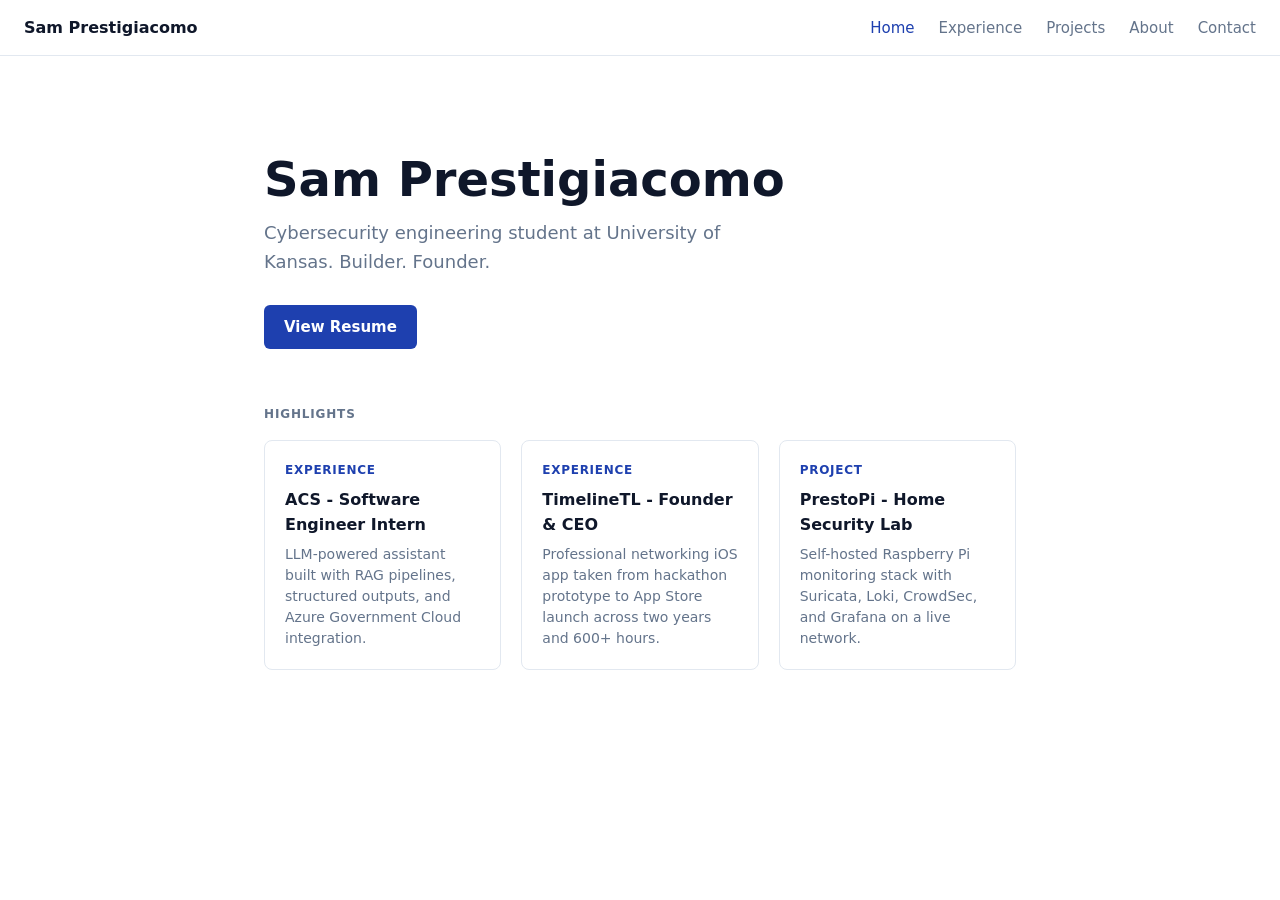
<file: index.html>
<!DOCTYPE html>
<html lang="en">
<head>
  <meta charset="UTF-8">
  <meta name="viewport" content="width=device-width, initial-scale=1.0">
  <title>Sam Prestigiacomo</title>
  <link rel="stylesheet" href="styles.css">
</head>
<body>

  <nav>
    <a href="index.html" class="nav-brand">Sam Prestigiacomo</a>
    <ul class="nav-links">
      <li><a href="index.html">Home</a></li>
      <li><a href="experience.html">Experience</a></li>
      <li><a href="projects.html">Projects</a></li>
      <li><a href="about.html">About</a></li>
      <li><a href="contact.html">Contact</a></li>
    </ul>
  </nav>

  <main>

    <section class="hero">
      <h1>Sam Prestigiacomo</h1>
      <p class="tagline">Cybersecurity engineering student at University of Kansas. Builder. Founder.</p>
      <a href="resources/Prestigiacomo_Resume.pdf" class="btn" target="_blank" rel="noopener noreferrer">View Resume</a>
    </section>

    <section>
      <p class="section-label">Highlights</p>
      <div class="cards">
        <a href="experience.html#acs" class="card">
          <span class="card-label">Experience</span>
          <h3>ACS - Software Engineer Intern</h3>
          <p>LLM-powered assistant built with RAG pipelines, structured outputs, and Azure Government Cloud integration.</p>
        </a>
        <a href="experience.html#timelinetl" class="card">
          <span class="card-label">Experience</span>
          <h3>TimelineTL - Founder &amp; CEO</h3>
          <p>Professional networking iOS app taken from hackathon prototype to App Store launch across two years and 600+ hours.</p>
        </a>
        <a href="projects.html#prestopi" class="card">
          <span class="card-label">Project</span>
          <h3>PrestoPi - Home Security Lab</h3>
          <p>Self-hosted Raspberry Pi monitoring stack with Suricata, Loki, CrowdSec, and Grafana on a live network.</p>
        </a>
      </div>
    </section>

  </main>

  <script src="main.js"></script>
</body>
</html>
</file>
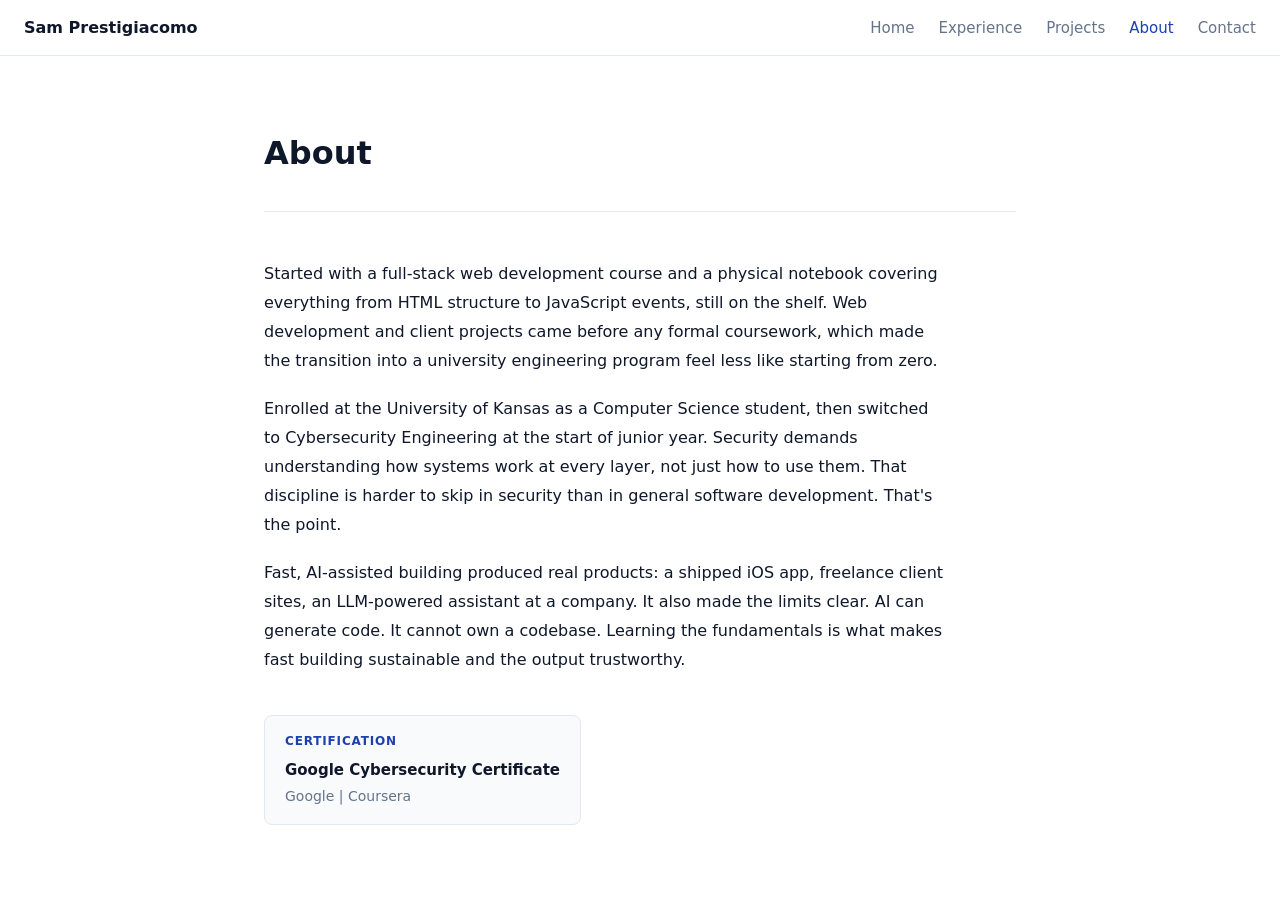
<file: about.html>
<!DOCTYPE html>
<html lang="en">
<head>
  <meta charset="UTF-8">
  <meta name="viewport" content="width=device-width, initial-scale=1.0">
  <title>About - Sam Prestigiacomo</title>
  <link rel="stylesheet" href="styles.css">
</head>
<body>

  <nav>
    <a href="index.html" class="nav-brand">Sam Prestigiacomo</a>
    <ul class="nav-links">
      <li><a href="index.html">Home</a></li>
      <li><a href="experience.html">Experience</a></li>
      <li><a href="projects.html">Projects</a></li>
      <li><a href="about.html">About</a></li>
      <li><a href="contact.html">Contact</a></li>
    </ul>
  </nav>

  <main>

    <div class="page-header">
      <h1>About</h1>
    </div>

    <div class="about-body">
      <p>Started with a full-stack web development course and a physical notebook covering everything from HTML structure to JavaScript events, still on the shelf. Web development and client projects came before any formal coursework, which made the transition into a university engineering program feel less like starting from zero.</p>
      <p>Enrolled at the University of Kansas as a Computer Science student, then switched to Cybersecurity Engineering at the start of junior year. Security demands understanding how systems work at every layer, not just how to use them. That discipline is harder to skip in security than in general software development. That's the point.</p>
      <p>Fast, AI-assisted building produced real products: a shipped iOS app, freelance client sites, an LLM-powered assistant at a company. It also made the limits clear. AI can generate code. It cannot own a codebase. Learning the fundamentals is what makes fast building sustainable and the output trustworthy.</p>
    </div>

    <div class="cert-card">
      <div class="cert-label">Certification</div>
      <div class="cert-name">Google Cybersecurity Certificate</div>
      <div class="cert-meta">Google | Coursera</div>
    </div>

  </main>

  <script src="main.js"></script>
</body>
</html>
</file>
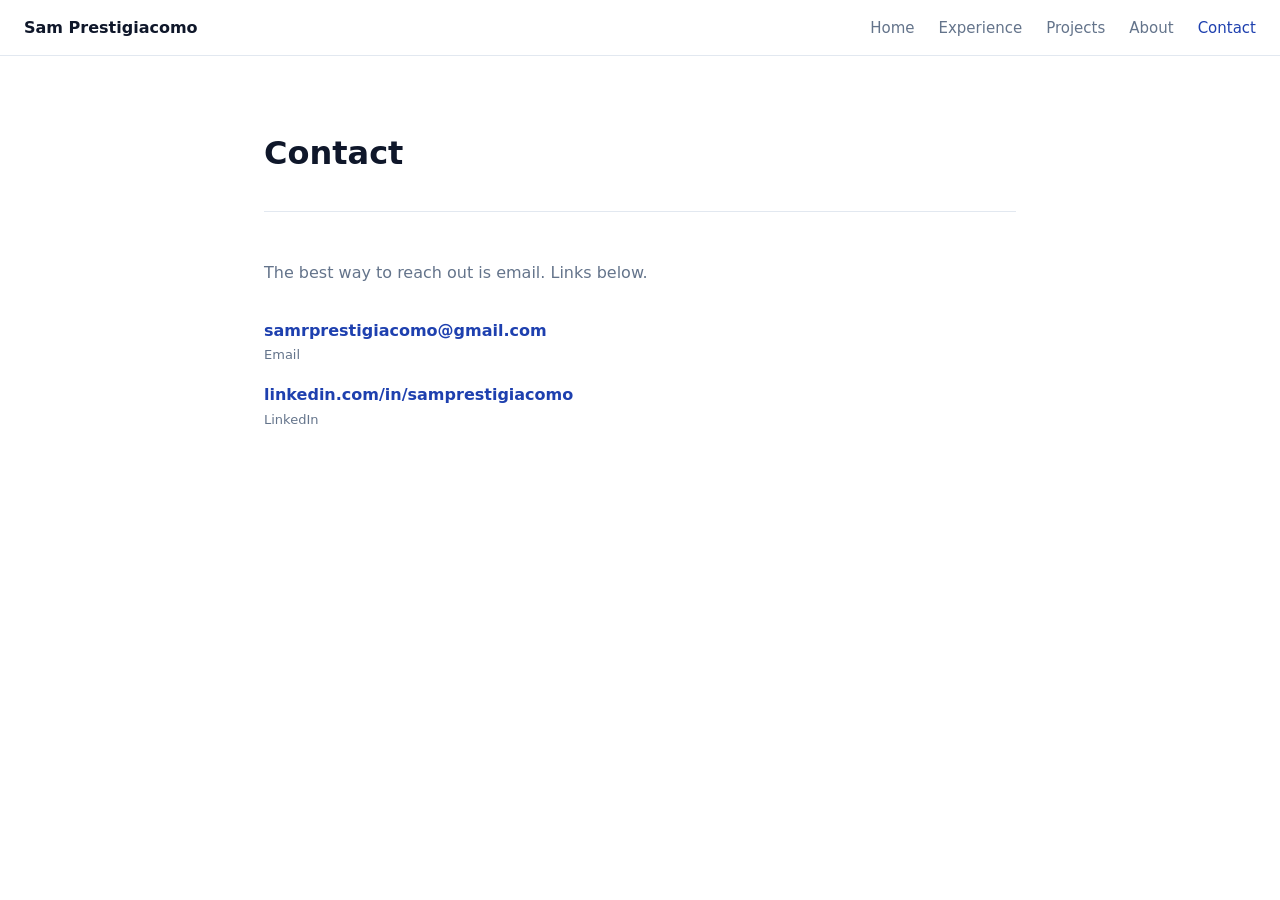
<file: contact.html>
<!DOCTYPE html>
<html lang="en">
<head>
  <meta charset="UTF-8">
  <meta name="viewport" content="width=device-width, initial-scale=1.0">
  <title>Contact - Sam Prestigiacomo</title>
  <link rel="stylesheet" href="styles.css">
</head>
<body>

  <nav>
    <a href="index.html" class="nav-brand">Sam Prestigiacomo</a>
    <ul class="nav-links">
      <li><a href="index.html">Home</a></li>
      <li><a href="experience.html">Experience</a></li>
      <li><a href="projects.html">Projects</a></li>
      <li><a href="about.html">About</a></li>
      <li><a href="contact.html">Contact</a></li>
    </ul>
  </nav>

  <main>

    <div class="page-header">
      <h1>Contact</h1>
    </div>

    <p class="contact-intro">The best way to reach out is email. Links below.</p>

    <ul class="contact-list">
      <li class="contact-item">
        <a href="mailto:samrprestigiacomo@gmail.com">samrprestigiacomo@gmail.com</a>
        <span class="contact-desc">Email</span>
      </li>
      <li class="contact-item">
        <a href="https://linkedin.com/in/sam-prestigiacomo-0b09b52a9" target="_blank" rel="noopener">linkedin.com/in/samprestigiacomo</a>
        <span class="contact-desc">LinkedIn</span>
      </li>
    </ul>

  </main>

  <script src="main.js"></script>
</body>
</html>
</file>
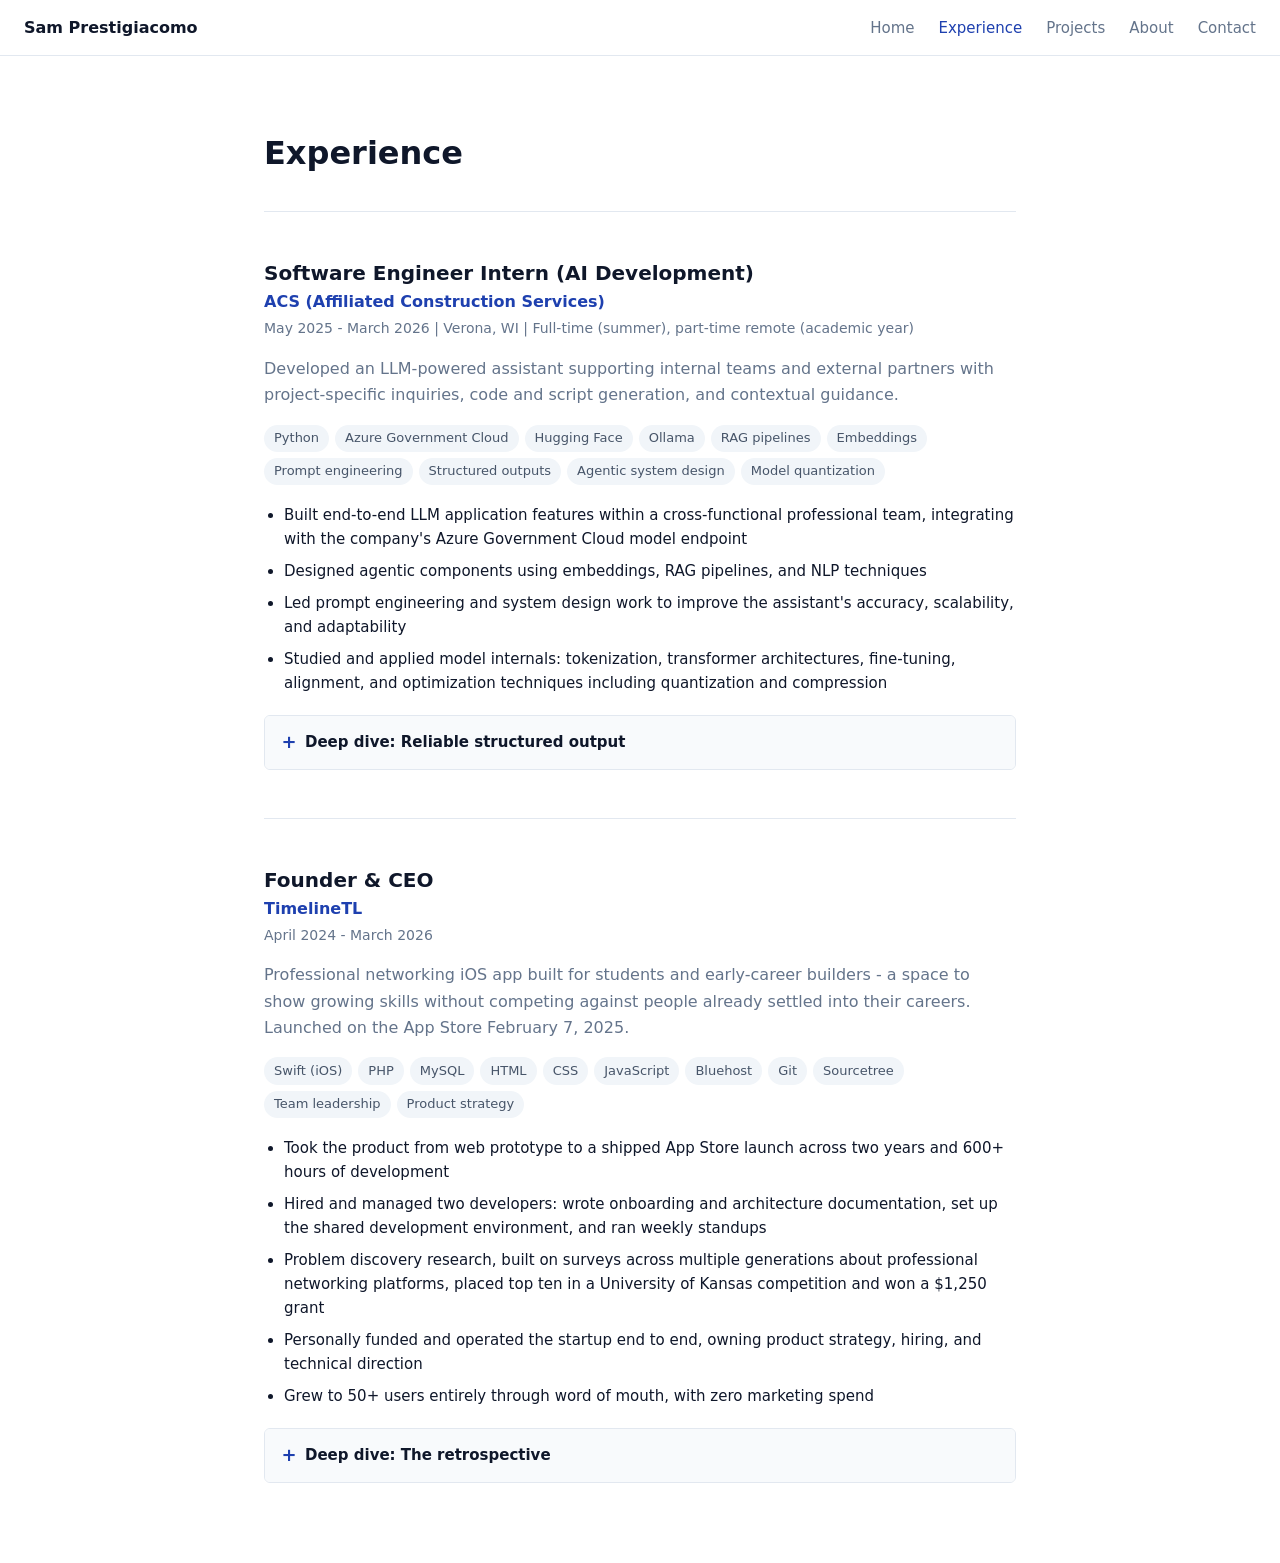
<file: experience.html>
<!DOCTYPE html>
<html lang="en">
<head>
  <meta charset="UTF-8">
  <meta name="viewport" content="width=device-width, initial-scale=1.0">
  <title>Experience - Sam Prestigiacomo</title>
  <link rel="stylesheet" href="styles.css">
</head>
<body>

  <nav>
    <a href="index.html" class="nav-brand">Sam Prestigiacomo</a>
    <ul class="nav-links">
      <li><a href="index.html">Home</a></li>
      <li><a href="experience.html">Experience</a></li>
      <li><a href="projects.html">Projects</a></li>
      <li><a href="about.html">About</a></li>
      <li><a href="contact.html">Contact</a></li>
    </ul>
  </nav>

  <main>

    <div class="page-header">
      <h1>Experience</h1>
    </div>

    <!-- ACS -->
    <article class="entry" id="acs">
      <div class="entry-title-row">
        <div class="entry-title">Software Engineer Intern (AI Development)</div>
      </div>
      <div class="entry-org">ACS (Affiliated Construction Services)</div>
      <div class="entry-meta">May 2025 - March 2026 | Verona, WI | Full-time (summer), part-time remote (academic year)</div>
      <p class="entry-summary">Developed an LLM-powered assistant supporting internal teams and external partners with project-specific inquiries, code and script generation, and contextual guidance.</p>
      <div class="badges">
        <span class="badge">Python</span>
        <span class="badge">Azure Government Cloud</span>
        <span class="badge">Hugging Face</span>
        <span class="badge">Ollama</span>
        <span class="badge">RAG pipelines</span>
        <span class="badge">Embeddings</span>
        <span class="badge">Prompt engineering</span>
        <span class="badge">Structured outputs</span>
        <span class="badge">Agentic system design</span>
        <span class="badge">Model quantization</span>
      </div>
      <ul class="highlights">
        <li>Built end-to-end LLM application features within a cross-functional professional team, integrating with the company's Azure Government Cloud model endpoint</li>
        <li>Designed agentic components using embeddings, RAG pipelines, and NLP techniques</li>
        <li>Led prompt engineering and system design work to improve the assistant's accuracy, scalability, and adaptability</li>
        <li>Studied and applied model internals: tokenization, transformer architectures, fine-tuning, alignment, and optimization techniques including quantization and compression</li>
      </ul>
      <details>
        <summary>Deep dive: Reliable structured output</summary>
        <div class="details-body">
          <p>The assistant needed to generate syntactically correct DSL commands. Early iterations validated model output with regex, which broke down on commands with variable-length or customizable inputs that patterns could not fully capture.</p>
          <p>The solution was designing structured output formats that constrain the model's generation space at inference time, enforcing schema compliance up front instead of patching malformed output after the fact. The result was a major improvement in parse reliability and a clean separation between the generation and execution layers.</p>
        </div>
      </details>
    </article>

    <!-- TimelineTL -->
    <article class="entry" id="timelinetl">
      <div class="entry-title-row">
        <div class="entry-title">Founder &amp; CEO</div>
      </div>
      <div class="entry-org">TimelineTL</div>
      <div class="entry-meta">April 2024 - March 2026</div>
      <p class="entry-summary">Professional networking iOS app built for students and early-career builders - a space to show growing skills without competing against people already settled into their careers. Launched on the App Store February 7, 2025.</p>
      <div class="badges">
        <span class="badge">Swift (iOS)</span>
        <span class="badge">PHP</span>
        <span class="badge">MySQL</span>
        <span class="badge">HTML</span>
        <span class="badge">CSS</span>
        <span class="badge">JavaScript</span>
        <span class="badge">Bluehost</span>
        <span class="badge">Git</span>
        <span class="badge">Sourcetree</span>
        <span class="badge">Team leadership</span>
        <span class="badge">Product strategy</span>
      </div>
      <ul class="highlights">
        <li>Took the product from web prototype to a shipped App Store launch across two years and 600+ hours of development</li>
        <li>Hired and managed two developers: wrote onboarding and architecture documentation, set up the shared development environment, and ran weekly standups</li>
        <li>Problem discovery research, built on surveys across multiple generations about professional networking platforms, placed top ten in a University of Kansas competition and won a $1,250 grant</li>
        <li>Personally funded and operated the startup end to end, owning product strategy, hiring, and technical direction</li>
        <li>Grew to 50+ users entirely through word of mouth, with zero marketing spend</li>
      </ul>
      <details>
        <summary>Deep dive: The retrospective</summary>
        <div class="details-body">
          <p>TimelineTL started as a 48-hour hackathon project and turned into two years of work: first a PHP/MySQL web platform on shared hosting, then a native Swift iOS app carrying over the web version's backend. The idea: LinkedIn is built for people who already made it. Students building their skills need a place to share progress without feeling like everyone in the room is above them.</p>
          <p>Early versions were built heavily with AI assistance, including in Swift, a language completely foreign at the time. It was fast, but it produced duplicate functions, dead code, and an architecture nobody fully understood, including the AI tools themselves. Onboarding two developers onto that codebase forced a shift into a leadership role: writing documentation, standardizing the dev environment, and running standups. It taught more about maintainability, documentation, and code review than any course. AI can generate code, but it cannot own a codebase. Someone has to.</p>
          <p>The project was sunset in March 2026. The role had drifted from developer to CEO, the learning had shifted almost entirely to the business side, and the pace of AI progress made it clear the platform could soon be rebuilt in a fraction of the time. The 600+ hours and personal investment were never a regret. They bought lessons that now shape everything else on this site, starting with the decision to build from fundamentals in security engineering.</p>
        </div>
      </details>
    </article>

  </main>

  <script src="main.js"></script>
</body>
</html>
</file>
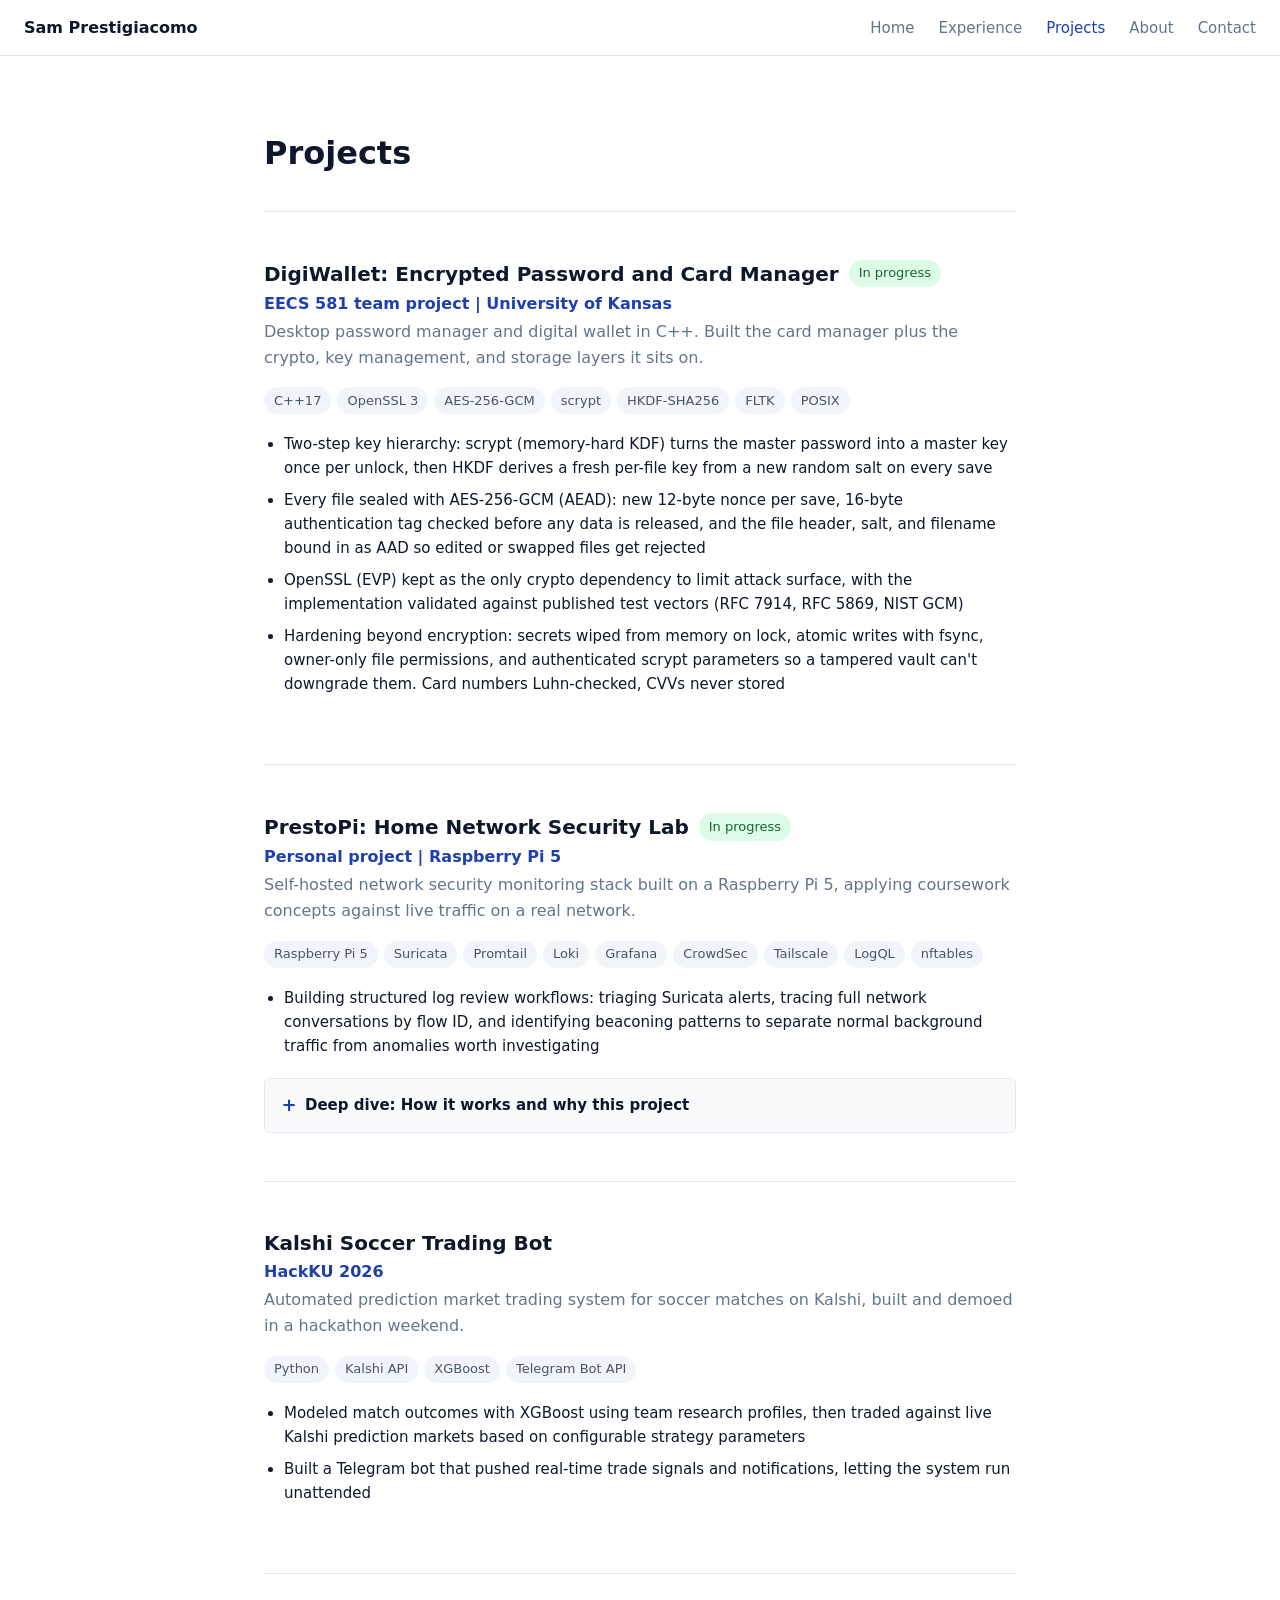
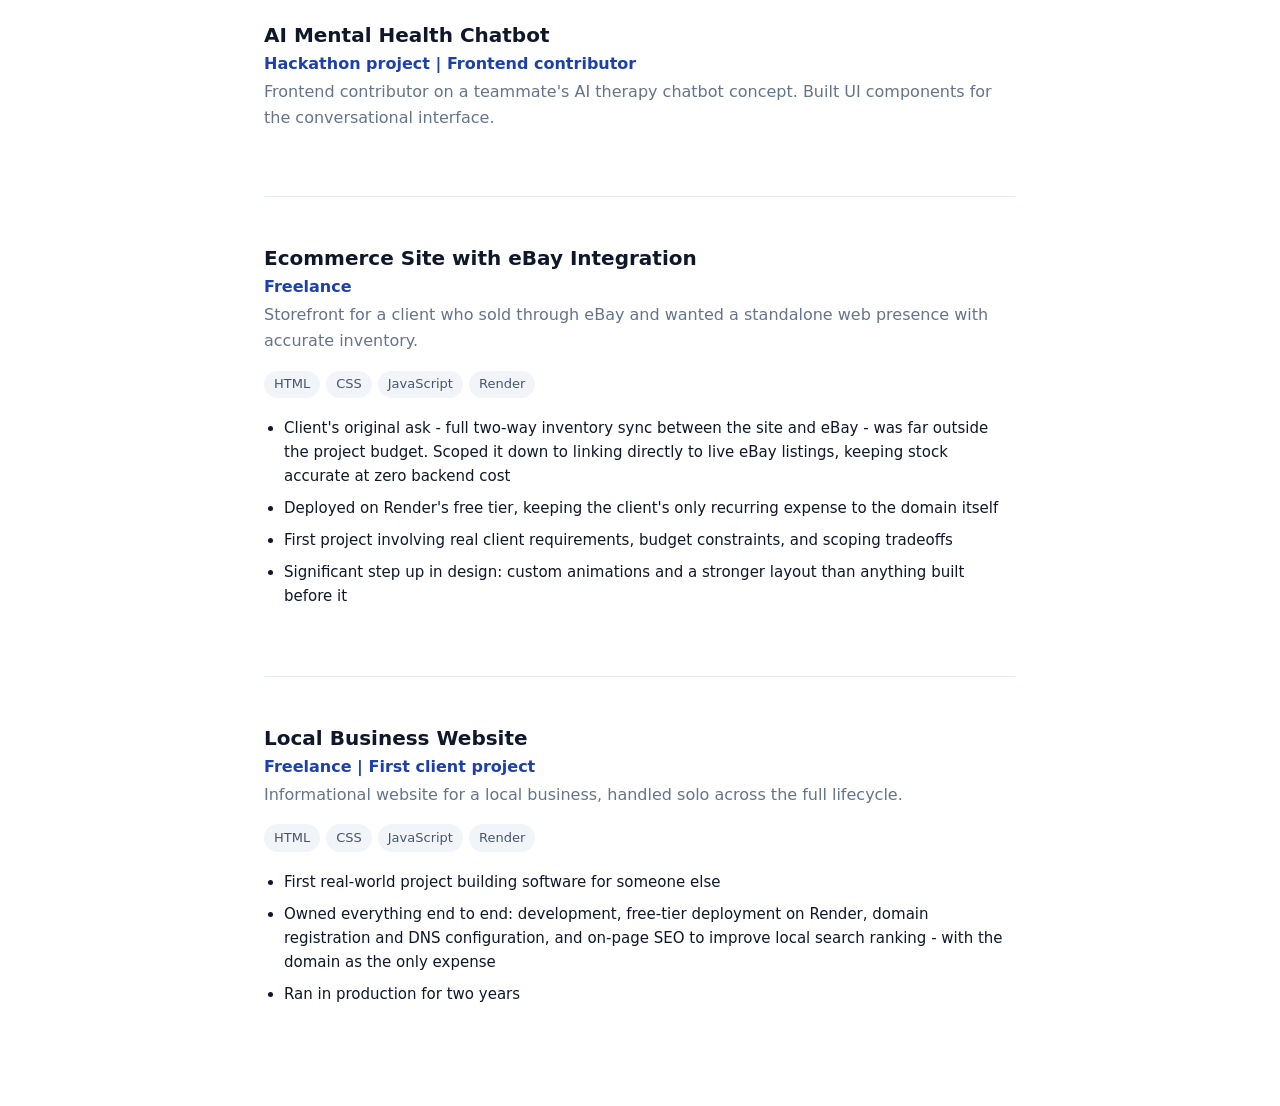
<file: projects.html>
<!DOCTYPE html>
<html lang="en">
<head>
  <meta charset="UTF-8">
  <meta name="viewport" content="width=device-width, initial-scale=1.0">
  <title>Projects - Sam Prestigiacomo</title>
  <link rel="stylesheet" href="styles.css">
</head>
<body>

  <nav>
    <a href="index.html" class="nav-brand">Sam Prestigiacomo</a>
    <ul class="nav-links">
      <li><a href="index.html">Home</a></li>
      <li><a href="experience.html">Experience</a></li>
      <li><a href="projects.html">Projects</a></li>
      <li><a href="about.html">About</a></li>
      <li><a href="contact.html">Contact</a></li>
    </ul>
  </nav>

  <main>

    <div class="page-header">
      <h1>Projects</h1>
    </div>



  <!-- DigiWallet -->
  <article class="entry" id="digiwallet">
    <div class="entry-title-row">
      <div class="entry-title">DigiWallet: Encrypted Password and Card Manager</div>
      <span class="badge badge-status">In progress</span>
    </div>
    <div class="entry-org">EECS 581 team project | University of Kansas</div>
    <p class="entry-summary">Desktop password manager and digital wallet in C++. Built the card manager plus the crypto, key management, and storage layers it sits on.</p>
    <div class="badges">
      <span class="badge">C++17</span>
      <span class="badge">OpenSSL 3</span>
      <span class="badge">AES-256-GCM</span>
      <span class="badge">scrypt</span>
      <span class="badge">HKDF-SHA256</span>
      <span class="badge">FLTK</span>
      <span class="badge">POSIX</span>
    </div>
    <ul class="highlights">
      <li>Two-step key hierarchy: scrypt (memory-hard KDF) turns the master password into a master key once per unlock, then HKDF derives a fresh per-file key from a new random salt on every save</li>
      <li>Every file sealed with AES-256-GCM (AEAD): new 12-byte nonce per save, 16-byte authentication tag checked before any data is released, and the file header, salt, and filename bound in as AAD so edited or swapped files get rejected</li>
      <li>OpenSSL (EVP) kept as the only crypto dependency to limit attack surface, with the implementation validated against published test vectors (RFC 7914, RFC 5869, NIST GCM)</li>
      <li>Hardening beyond encryption: secrets wiped from memory on lock, atomic writes with fsync, owner-only file permissions, and authenticated scrypt parameters so a tampered vault can't downgrade them. Card numbers Luhn-checked, CVVs never stored</li>
    </ul>
  </article>

    

    <!-- PrestoPi -->
    <article class="entry" id="prestopi">
      <div class="entry-title-row">
        <div class="entry-title">PrestoPi: Home Network Security Lab</div>
        <span class="badge badge-status">In progress</span>
      </div>
      <div class="entry-org">Personal project | Raspberry Pi 5</div>
      <p class="entry-summary">Self-hosted network security monitoring stack built on a Raspberry Pi 5, applying coursework concepts against live traffic on a real network.</p>
      <div class="badges">
        <span class="badge">Raspberry Pi 5</span>
        <span class="badge">Suricata</span>
        <span class="badge">Promtail</span>
        <span class="badge">Loki</span>
        <span class="badge">Grafana</span>
        <span class="badge">CrowdSec</span>
        <span class="badge">Tailscale</span>
        <span class="badge">LogQL</span>
        <span class="badge">nftables</span>
      </div>
      <ul class="highlights">
        <li>Building structured log review workflows: triaging Suricata alerts, tracing full network conversations by flow ID, and identifying beaconing patterns to separate normal background traffic from anomalies worth investigating</li>
      </ul>
      <details>
        <summary>Deep dive: How it works and why this project</summary>
        <div class="details-body">
          <h4>How it works</h4>
          <p>Suricata runs as a network intrusion detection system (NIDS) in promiscuous mode on the Pi's ethernet interface, capturing every packet on the network via libpcap and writing structured EVE JSON logs. Promtail tails those logs and ships them to Loki, a label-indexed log database, where events are queryable with LogQL. CrowdSec analyzes the same logs against behavioral scenarios, enriches events with crowdsourced threat intelligence ratings, and enforces IP blocks through a firewall bouncer on nftables. Grafana sits on top as the visualization layer, with dashboards for DNS traffic analysis, Suricata alerts, and flow inspection. Remote administration runs over Tailscale.</p>
          <h4>Why this project</h4>
          <p>Cybersecurity grew out of developers writing better, more careful code - the complete opposite of the vibe-coded years before it. This lab is the pivot point: every component was configured by hand, validated end to end, and is understood down to the packet level. The most complex challenges are the most rewarding ones.</p>
        </div>
      </details>
    </article>

    <!-- Kalshi -->
    <article class="entry" id="kalshi">
      <div class="entry-title-row">
        <div class="entry-title">Kalshi Soccer Trading Bot</div>
      </div>
      <div class="entry-org">HackKU 2026</div>
      <p class="entry-summary">Automated prediction market trading system for soccer matches on Kalshi, built and demoed in a hackathon weekend.</p>
      <div class="badges">
        <span class="badge">Python</span>
        <span class="badge">Kalshi API</span>
        <span class="badge">XGBoost</span>
        <span class="badge">Telegram Bot API</span>
      </div>
      <ul class="highlights">
        <li>Modeled match outcomes with XGBoost using team research profiles, then traded against live Kalshi prediction markets based on configurable strategy parameters</li>
        <li>Built a Telegram bot that pushed real-time trade signals and notifications, letting the system run unattended</li>
      </ul>
    </article>

    <!-- AI Chatbot -->
    <article class="entry" id="ai-chatbot">
      <div class="entry-title-row">
        <div class="entry-title">AI Mental Health Chatbot</div>
      </div>
      <div class="entry-org">Hackathon project | Frontend contributor</div>
      <p class="entry-summary">Frontend contributor on a teammate's AI therapy chatbot concept. Built UI components for the conversational interface.</p>
    </article>

    <!-- Ecommerce -->
    <article class="entry" id="ecommerce">
      <div class="entry-title-row">
        <div class="entry-title">Ecommerce Site with eBay Integration</div>
      </div>
      <div class="entry-org">Freelance</div>
      <p class="entry-summary">Storefront for a client who sold through eBay and wanted a standalone web presence with accurate inventory.</p>
      <div class="badges">
        <span class="badge">HTML</span>
        <span class="badge">CSS</span>
        <span class="badge">JavaScript</span>
        <span class="badge">Render</span>
      </div>
      <ul class="highlights">
        <li>Client's original ask - full two-way inventory sync between the site and eBay - was far outside the project budget. Scoped it down to linking directly to live eBay listings, keeping stock accurate at zero backend cost</li>
        <li>Deployed on Render's free tier, keeping the client's only recurring expense to the domain itself</li>
        <li>First project involving real client requirements, budget constraints, and scoping tradeoffs</li>
        <li>Significant step up in design: custom animations and a stronger layout than anything built before it</li>
      </ul>
    </article>

    <!-- Local Business -->
    <article class="entry" id="local-business">
      <div class="entry-title-row">
        <div class="entry-title">Local Business Website</div>
      </div>
      <div class="entry-org">Freelance | First client project</div>
      <p class="entry-summary">Informational website for a local business, handled solo across the full lifecycle.</p>
      <div class="badges">
        <span class="badge">HTML</span>
        <span class="badge">CSS</span>
        <span class="badge">JavaScript</span>
        <span class="badge">Render</span>
      </div>
      <ul class="highlights">
        <li>First real-world project building software for someone else</li>
        <li>Owned everything end to end: development, free-tier deployment on Render, domain registration and DNS configuration, and on-page SEO to improve local search ranking - with the domain as the only expense</li>
        <li>Ran in production for two years</li>
      </ul>
    </article>

  </main>

  <script src="main.js"></script>
</body>
</html>
</file>
<file: styles.css>
*, *::before, *::after {
  box-sizing: border-box;
  margin: 0;
  padding: 0;
}

:root {
  --bg: #ffffff;
  --bg-alt: #f8fafc;
  --text: #0f172a;
  --muted: #64748b;
  --accent: #1e40af;
  --badge-bg: #f1f5f9;
  --badge-text: #475569;
  --border: #e2e8f0;
  --font: system-ui, -apple-system, BlinkMacSystemFont, 'Segoe UI', Roboto, sans-serif;
}

body {
  font-family: var(--font);
  background: var(--bg);
  color: var(--text);
  line-height: 1.6;
}

/* ── NAV ── */

nav {
  position: sticky;
  top: 0;
  z-index: 100;
  background: var(--bg);
  border-bottom: 1px solid var(--border);
  padding: 0 1.5rem;
  display: flex;
  align-items: center;
  justify-content: space-between;
  min-height: 56px;
}

.nav-brand {
  font-weight: 700;
  font-size: 1rem;
  color: var(--text);
  text-decoration: none;
  white-space: nowrap;
  padding: 0.75rem 0;
}

.nav-links {
  display: flex;
  gap: 1.5rem;
  list-style: none;
}

.nav-links a {
  text-decoration: none;
  color: var(--muted);
  font-size: 0.9375rem;
  transition: color 0.15s;
}

.nav-links a:hover,
.nav-links a.active {
  color: var(--accent);
}

@media (max-width: 600px) {
  nav {
    flex-wrap: wrap;
    padding: 0.5rem 1rem;
    gap: 0;
  }

  .nav-brand {
    flex: 1 0 100%;
    padding: 0.375rem 0;
  }

  .nav-links {
    flex: 1 0 100%;
    gap: 0.875rem;
    padding-bottom: 0.5rem;
    flex-wrap: wrap;
  }

  .nav-links a {
    font-size: 0.875rem;
  }
}

/* ── LAYOUT ── */

main {
  max-width: 800px;
  margin: 0 auto;
  padding: 2rem 1.5rem 5rem;
}

/* ── HERO ── */

.hero {
  padding: 4rem 0 3.5rem;
}

.hero h1 {
  font-size: clamp(2rem, 5vw, 3rem);
  font-weight: 800;
  line-height: 1.15;
  margin-bottom: 0.75rem;
}

.hero .tagline {
  font-size: 1.125rem;
  color: var(--muted);
  margin-bottom: 1.75rem;
  max-width: 480px;
}

/* ── BUTTON ── */

.btn {
  display: inline-block;
  padding: 0.625rem 1.25rem;
  background: var(--accent);
  color: #fff;
  border-radius: 6px;
  text-decoration: none;
  font-size: 0.9375rem;
  font-weight: 600;
  transition: opacity 0.15s;
}

.btn:hover {
  opacity: 0.85;
}

/* ── SECTION LABEL ── */

.section-label {
  font-size: 0.75rem;
  font-weight: 700;
  text-transform: uppercase;
  letter-spacing: 0.07em;
  color: var(--muted);
  margin-bottom: 1rem;
}

/* ── HIGHLIGHT CARDS ── */

.cards {
  display: grid;
  grid-template-columns: repeat(auto-fill, minmax(220px, 1fr));
  gap: 1.25rem;
}

.card {
  border: 1px solid var(--border);
  border-radius: 8px;
  padding: 1.25rem;
  text-decoration: none;
  color: inherit;
  background: var(--bg);
  transition: border-color 0.15s, box-shadow 0.15s;
  display: flex;
  flex-direction: column;
  gap: 0.4rem;
}

.card:hover {
  border-color: var(--accent);
  box-shadow: 0 2px 10px rgba(30, 64, 175, 0.08);
}

.card-label {
  font-size: 0.75rem;
  text-transform: uppercase;
  letter-spacing: 0.06em;
  color: var(--accent);
  font-weight: 700;
}

.card h3 {
  font-size: 1rem;
  font-weight: 700;
}

.card p {
  font-size: 0.875rem;
  color: var(--muted);
  line-height: 1.5;
}

/* ── PAGE HEADER ── */

.page-header {
  padding: 2.5rem 0 2rem;
  border-bottom: 1px solid var(--border);
  margin-bottom: 3rem;
}

.page-header h1 {
  font-size: 2rem;
  font-weight: 800;
}

/* ── ENTRY ── */

.entry {
  margin-bottom: 3rem;
  padding-bottom: 3rem;
  border-bottom: 1px solid var(--border);
}

.entry:last-child {
  border-bottom: none;
  margin-bottom: 0;
  padding-bottom: 0;
}

.entry-title {
  font-size: 1.25rem;
  font-weight: 700;
  line-height: 1.3;
}

.entry-title-row {
  display: flex;
  align-items: center;
  flex-wrap: wrap;
  gap: 0.625rem;
  margin-bottom: 0.2rem;
}

.entry-org {
  font-size: 1rem;
  color: var(--accent);
  font-weight: 600;
  margin-bottom: 0.15rem;
}

.entry-meta {
  font-size: 0.875rem;
  color: var(--muted);
  margin-bottom: 1rem;
}

.entry-summary {
  color: var(--muted);
  margin-bottom: 1rem;
  line-height: 1.65;
}

/* ── BADGES ── */

.badges {
  display: flex;
  flex-wrap: wrap;
  gap: 0.375rem;
  margin-bottom: 1.125rem;
}

.badge {
  background: var(--badge-bg);
  color: var(--badge-text);
  font-size: 0.8125rem;
  padding: 0.2rem 0.625rem;
  border-radius: 999px;
  font-weight: 500;
  line-height: 1.6;
}

.badge-status {
  background: #dcfce7;
  color: #166534;
}

/* ── HIGHLIGHTS ── */

ul.highlights {
  padding-left: 1.25rem;
  margin-bottom: 1.25rem;
  display: flex;
  flex-direction: column;
  gap: 0.5rem;
}

ul.highlights li {
  font-size: 0.9375rem;
  line-height: 1.6;
}

/* ── DEEP DIVE ── */

details {
  border: 1px solid var(--border);
  border-radius: 6px;
  overflow: hidden;
}

details summary {
  cursor: pointer;
  padding: 0.75rem 1rem;
  font-weight: 600;
  font-size: 0.9375rem;
  background: var(--bg-alt);
  user-select: none;
  list-style: none;
  display: flex;
  align-items: center;
  gap: 0.5rem;
}

details summary::-webkit-details-marker {
  display: none;
}

details summary::before {
  content: '+';
  font-size: 1.125rem;
  color: var(--accent);
  font-weight: 700;
  width: 1rem;
  text-align: center;
  flex-shrink: 0;
}

details[open] summary::before {
  content: '-';
}

.details-body {
  padding: 1.25rem;
  font-size: 0.9375rem;
  line-height: 1.75;
  color: var(--muted);
  border-top: 1px solid var(--border);
}

.details-body p + p {
  margin-top: 0.875rem;
}

.details-body h4 {
  font-size: 0.875rem;
  font-weight: 700;
  color: var(--text);
  margin-top: 1.125rem;
  margin-bottom: 0.375rem;
}

.details-body h4:first-child {
  margin-top: 0;
}

/* ── ABOUT ── */

.about-body {
  display: flex;
  flex-direction: column;
  gap: 1.25rem;
  max-width: 680px;
}

.about-body p {
  font-size: 1rem;
  line-height: 1.8;
  color: var(--text);
}

.cert-card {
  margin-top: 2.5rem;
  border: 1px solid var(--border);
  border-radius: 8px;
  padding: 1rem 1.25rem;
  background: var(--bg-alt);
  display: inline-flex;
  flex-direction: column;
  gap: 0.2rem;
}

.cert-label {
  font-size: 0.75rem;
  font-weight: 700;
  text-transform: uppercase;
  letter-spacing: 0.07em;
  color: var(--accent);
  margin-bottom: 0.25rem;
}

.cert-name {
  font-weight: 700;
  font-size: 0.9375rem;
  color: var(--text);
}

.cert-meta {
  font-size: 0.875rem;
  color: var(--muted);
}

/* ── CONTACT ── */

.contact-intro {
  font-size: 1rem;
  color: var(--muted);
  margin-top: 0.25rem;
  margin-bottom: 2rem;
}

.contact-list {
  list-style: none;
  display: flex;
  flex-direction: column;
  gap: 1rem;
}

.contact-item {
  display: flex;
  flex-direction: column;
  gap: 0.125rem;
}

.contact-item a {
  text-decoration: none;
  color: var(--accent);
  font-size: 1rem;
  font-weight: 600;
}

.contact-item a:hover {
  text-decoration: underline;
}

.contact-desc {
  font-size: 0.8125rem;
  color: var(--muted);
}
</file>
